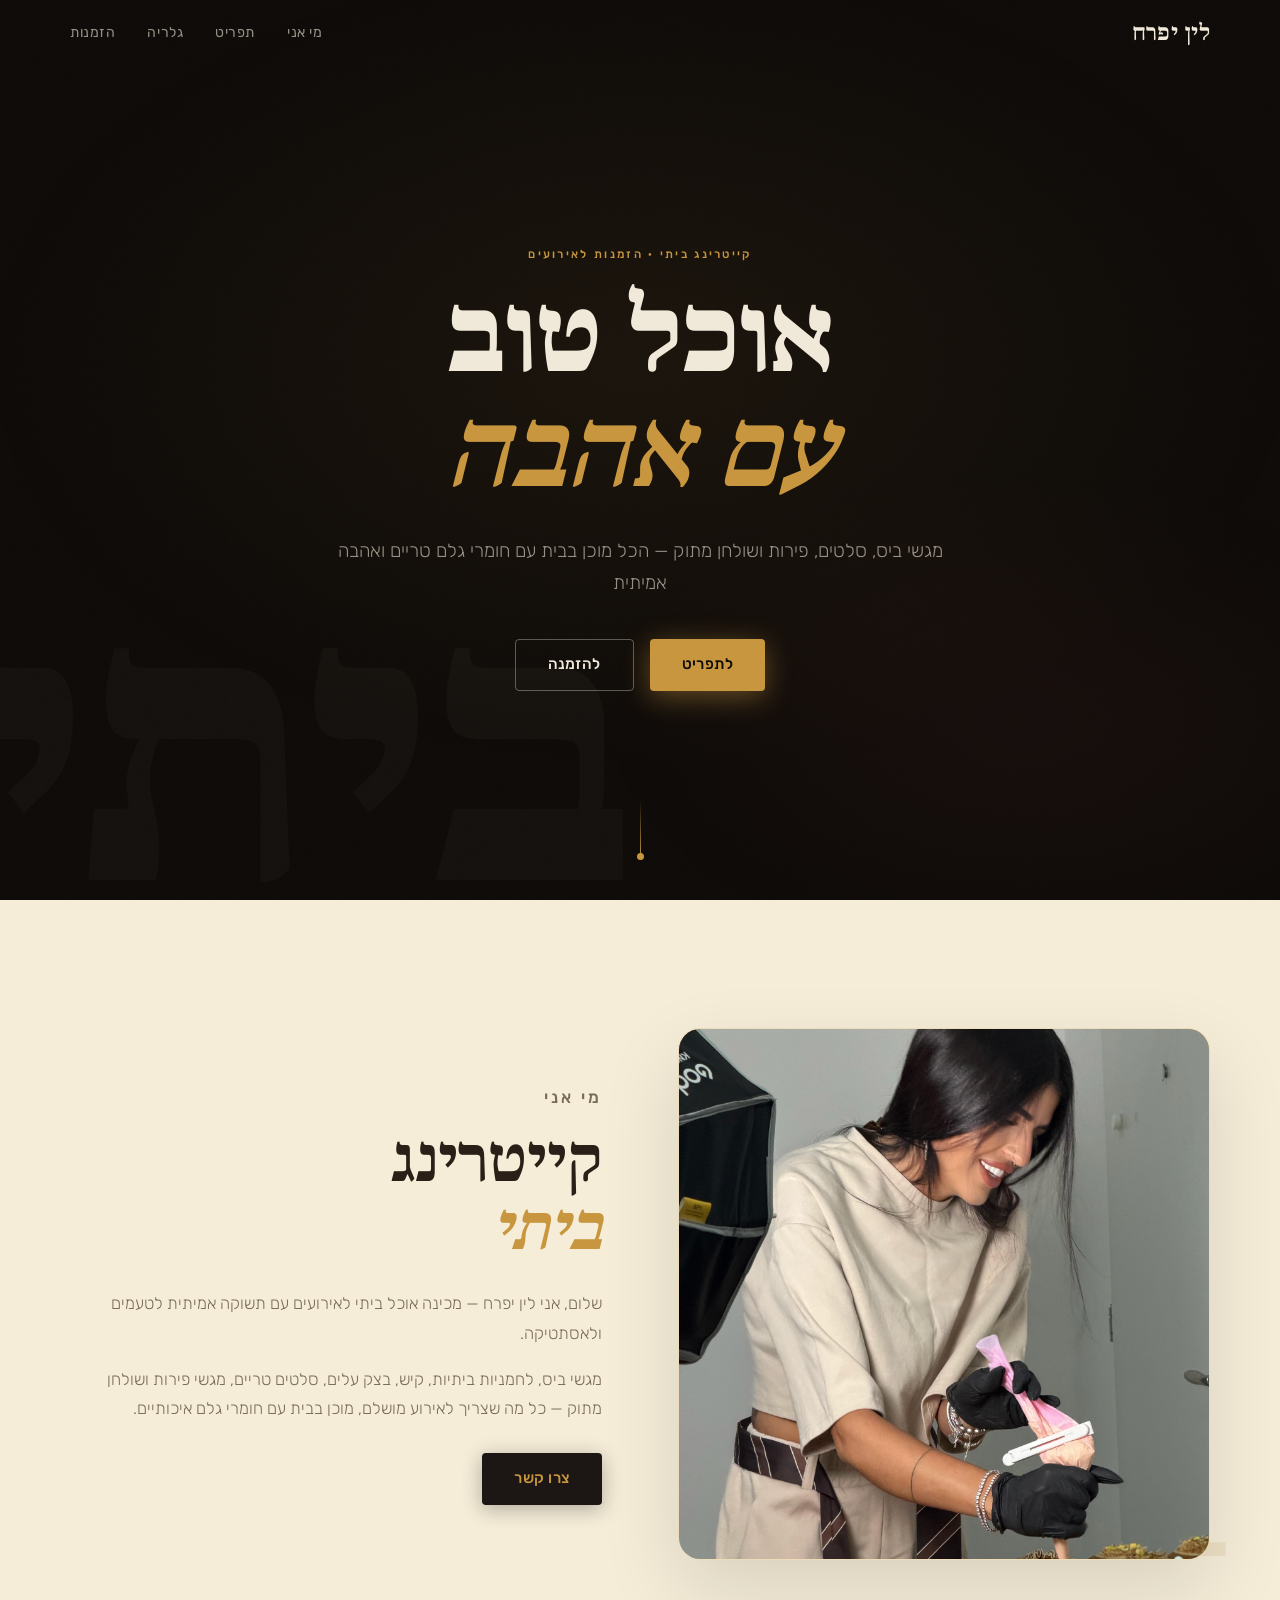
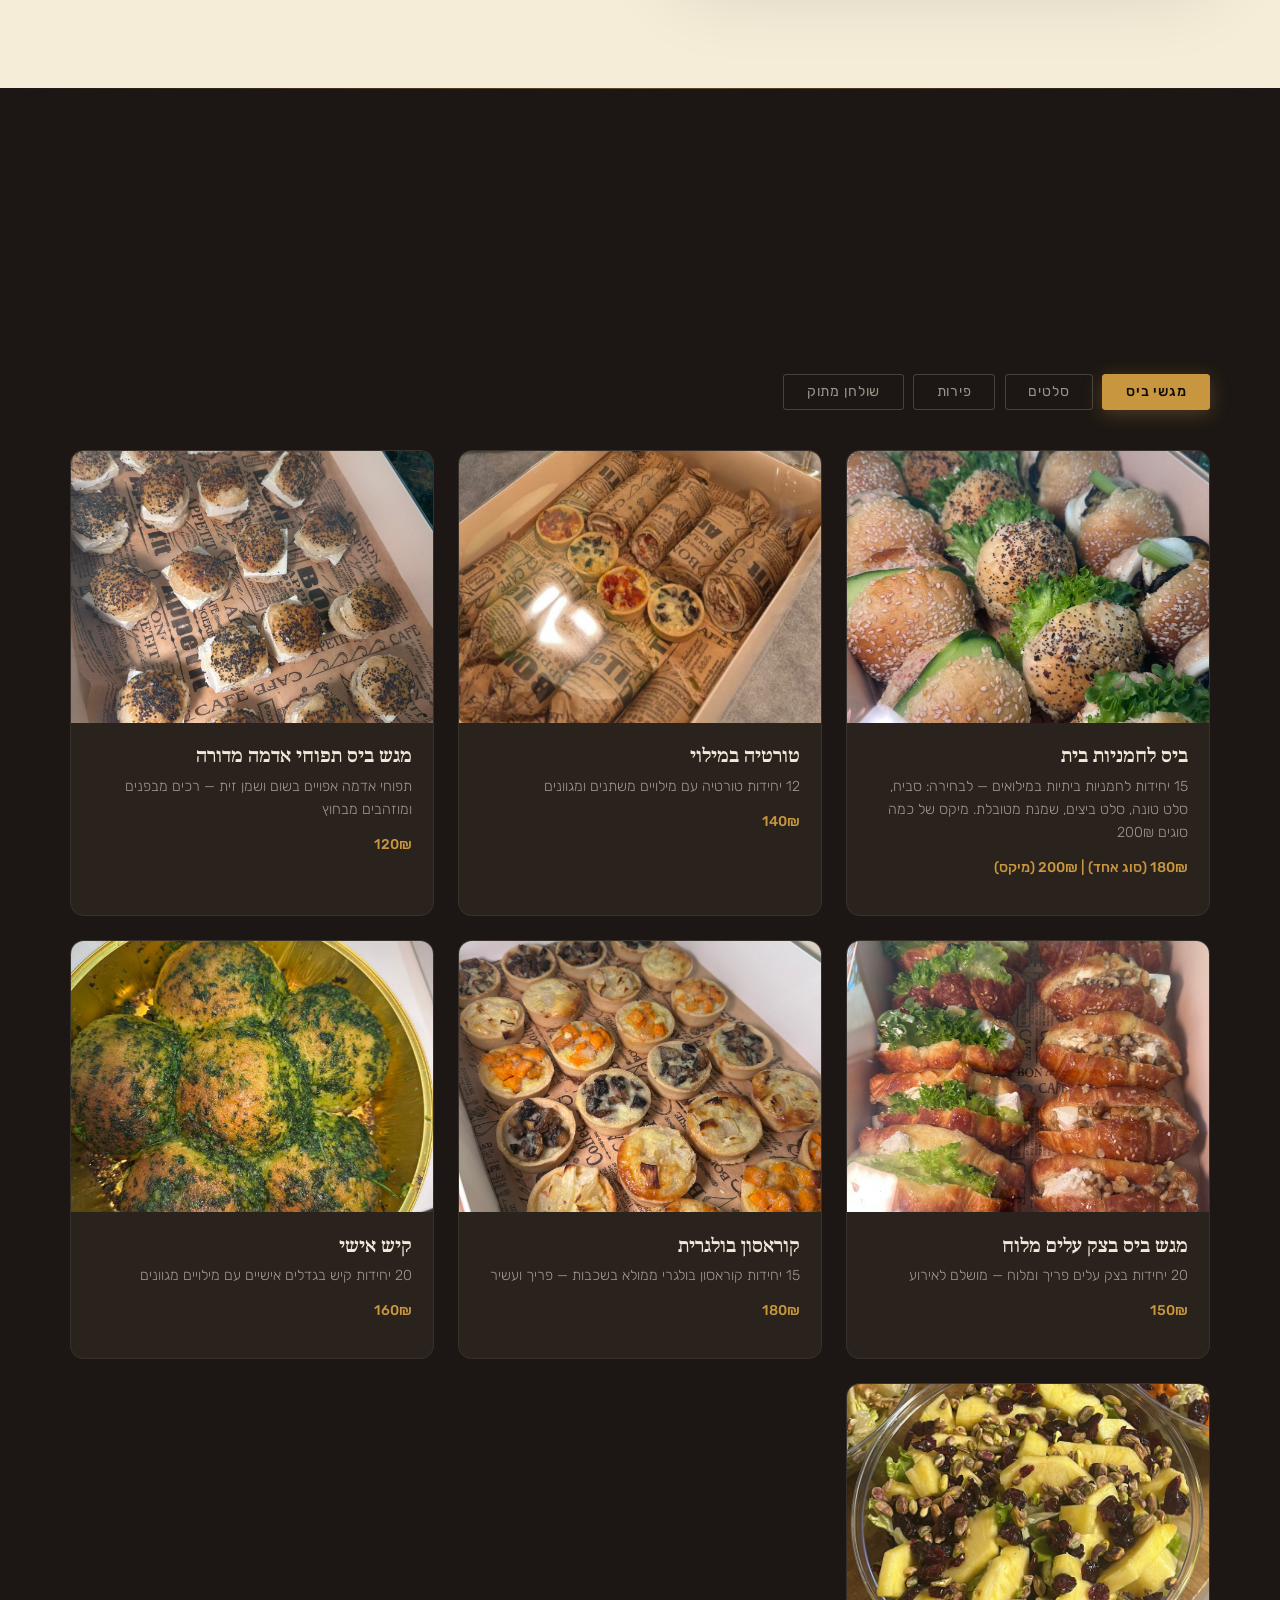
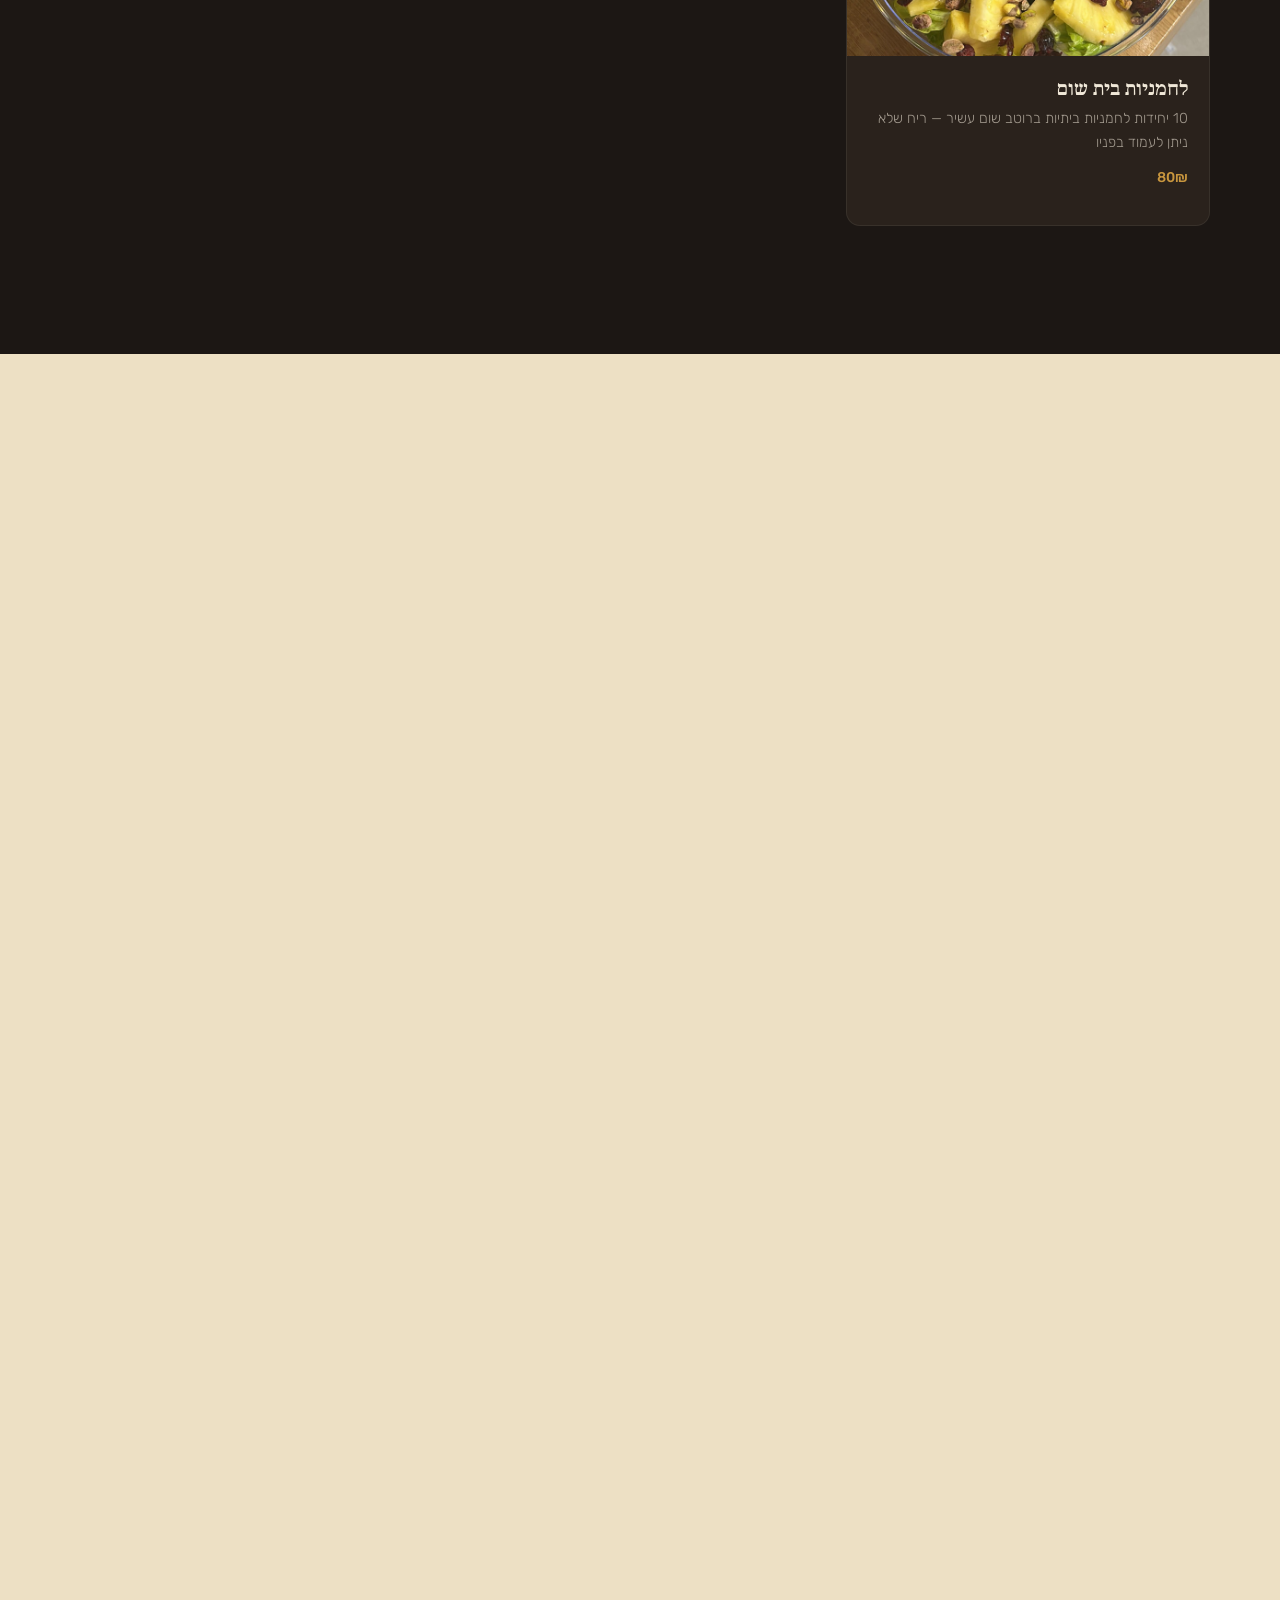
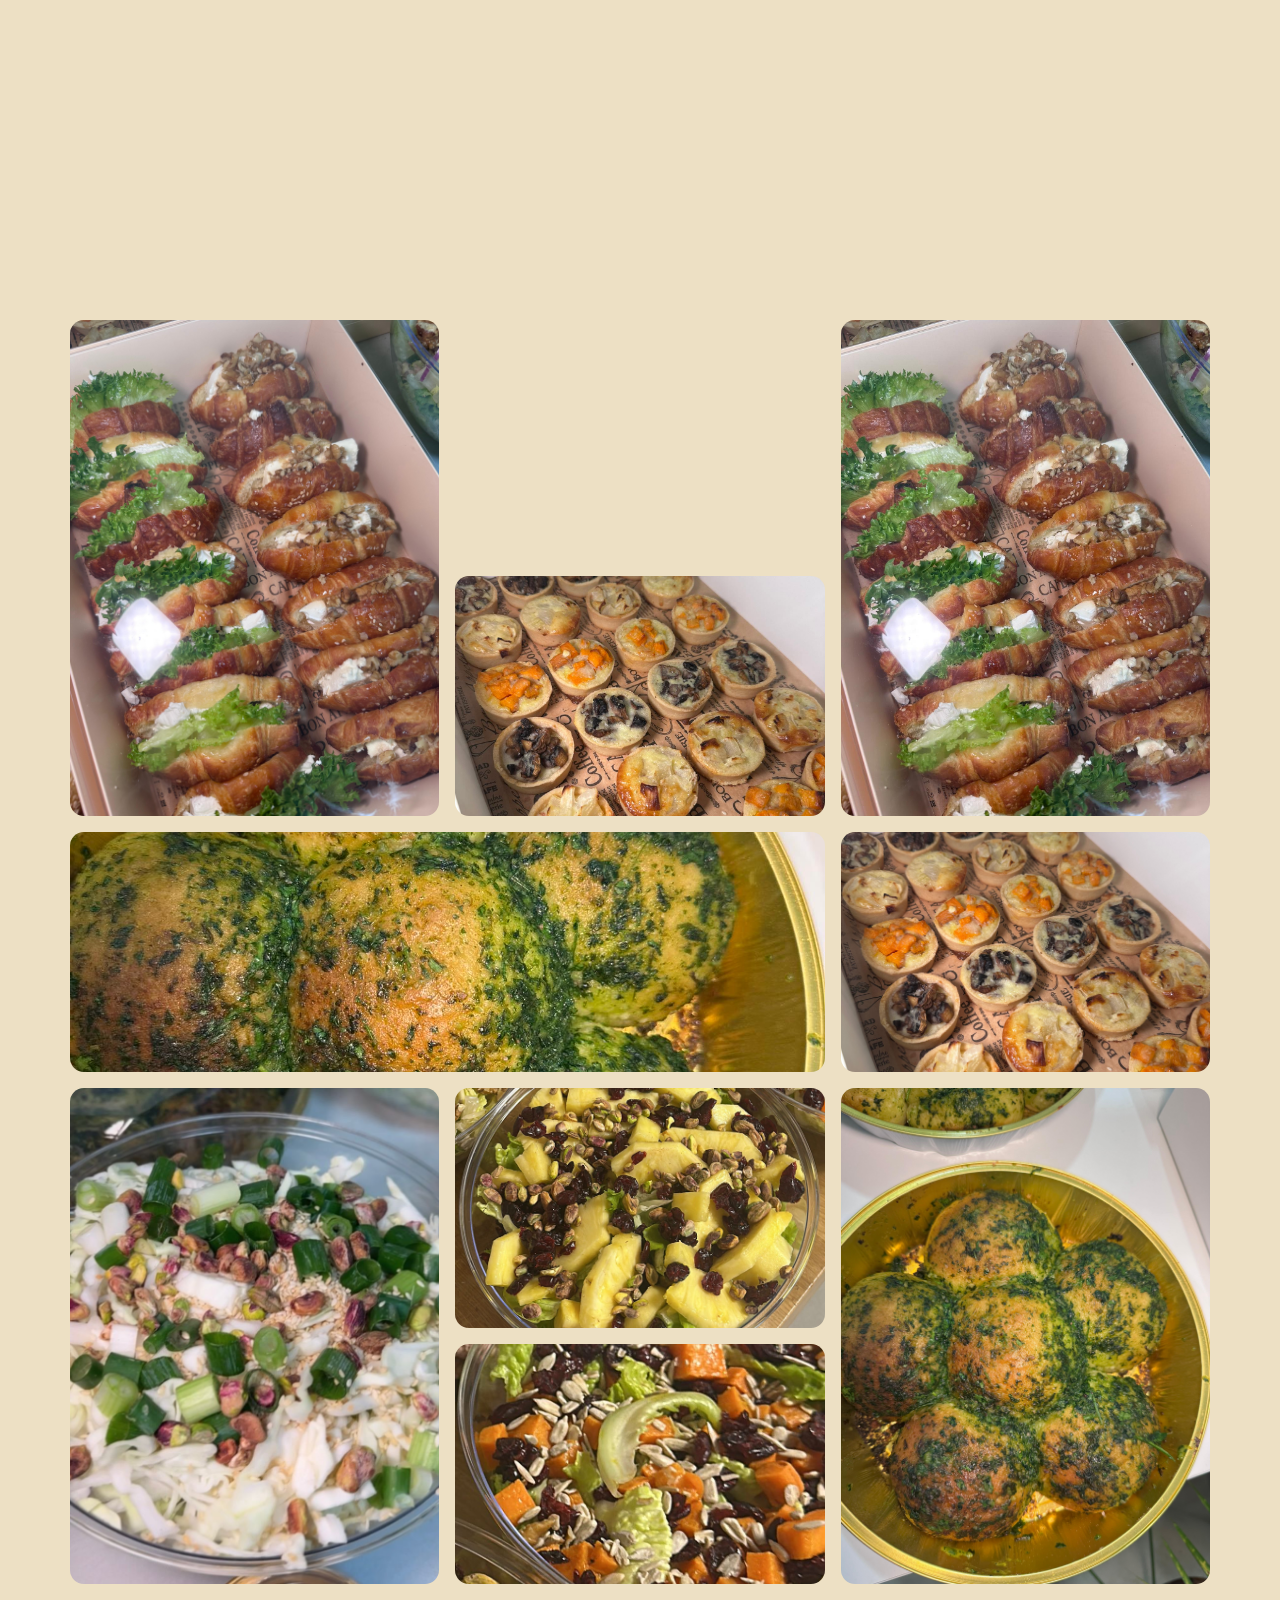
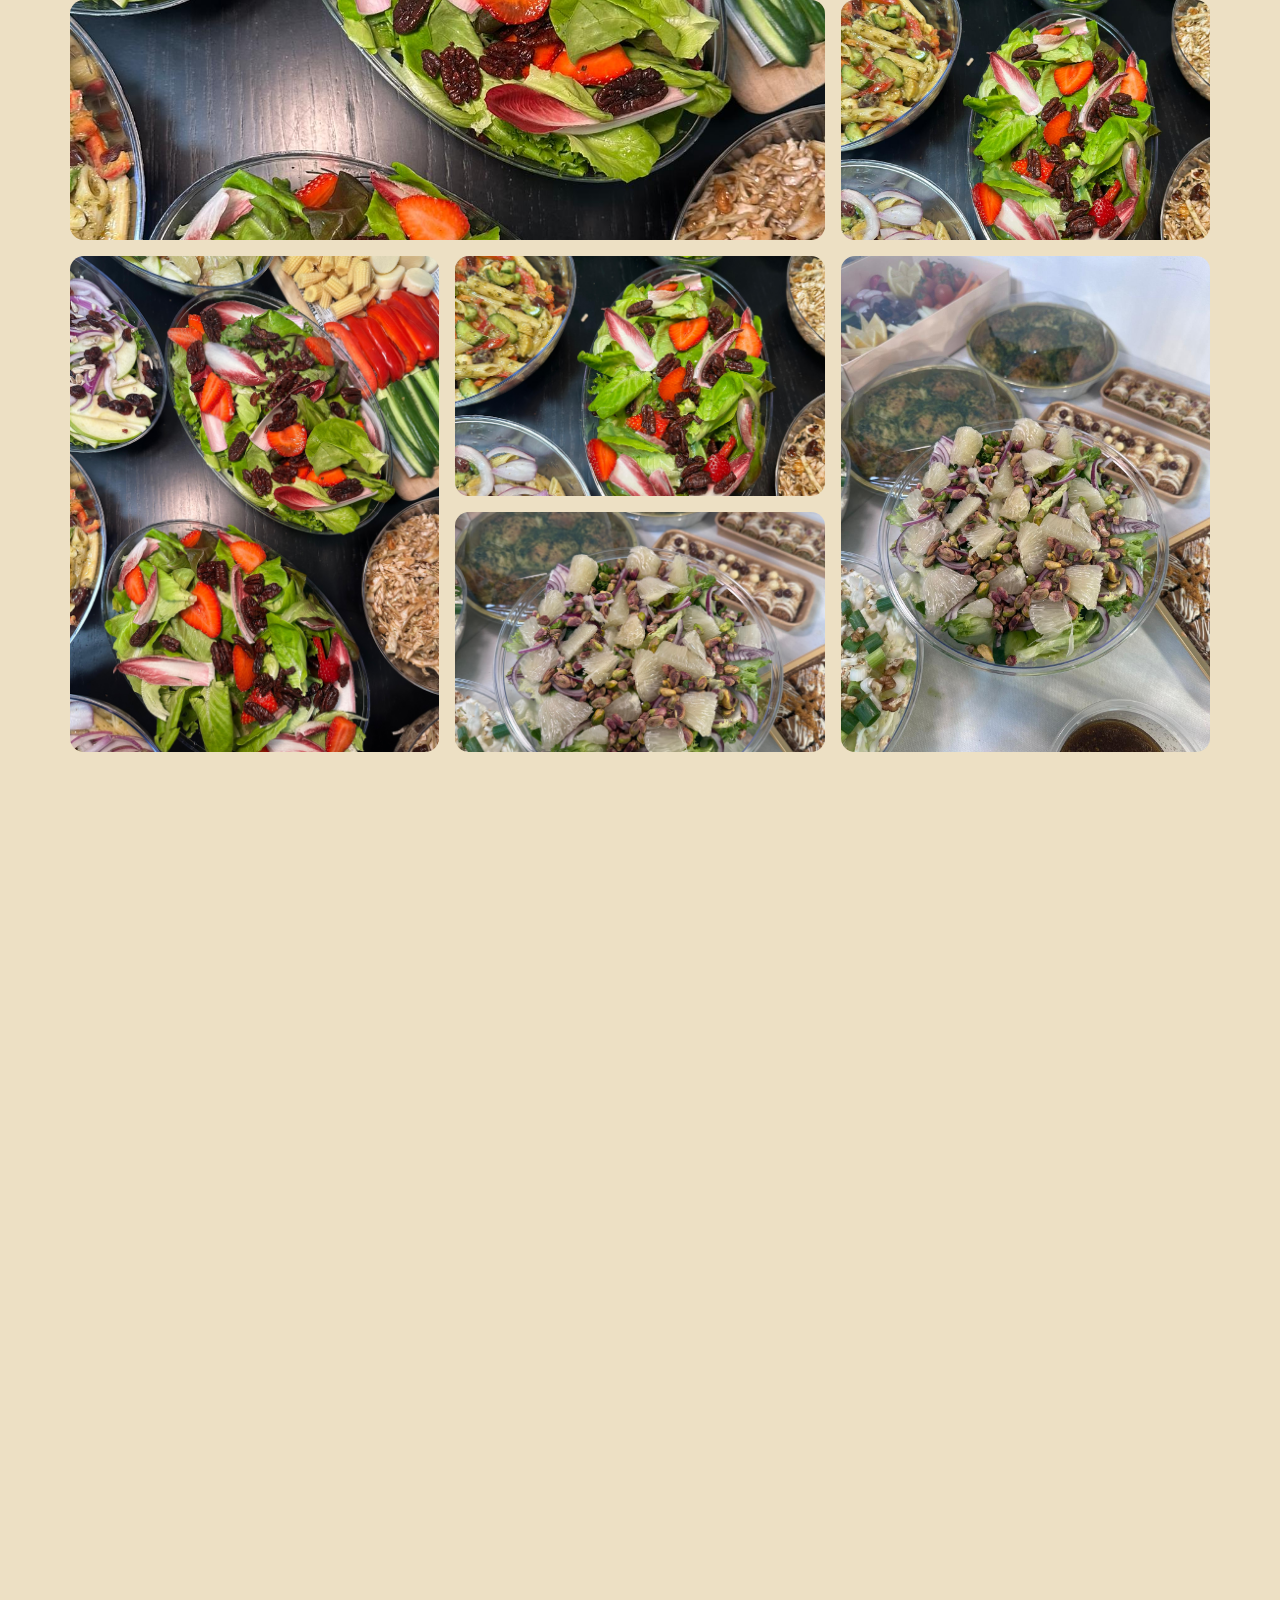
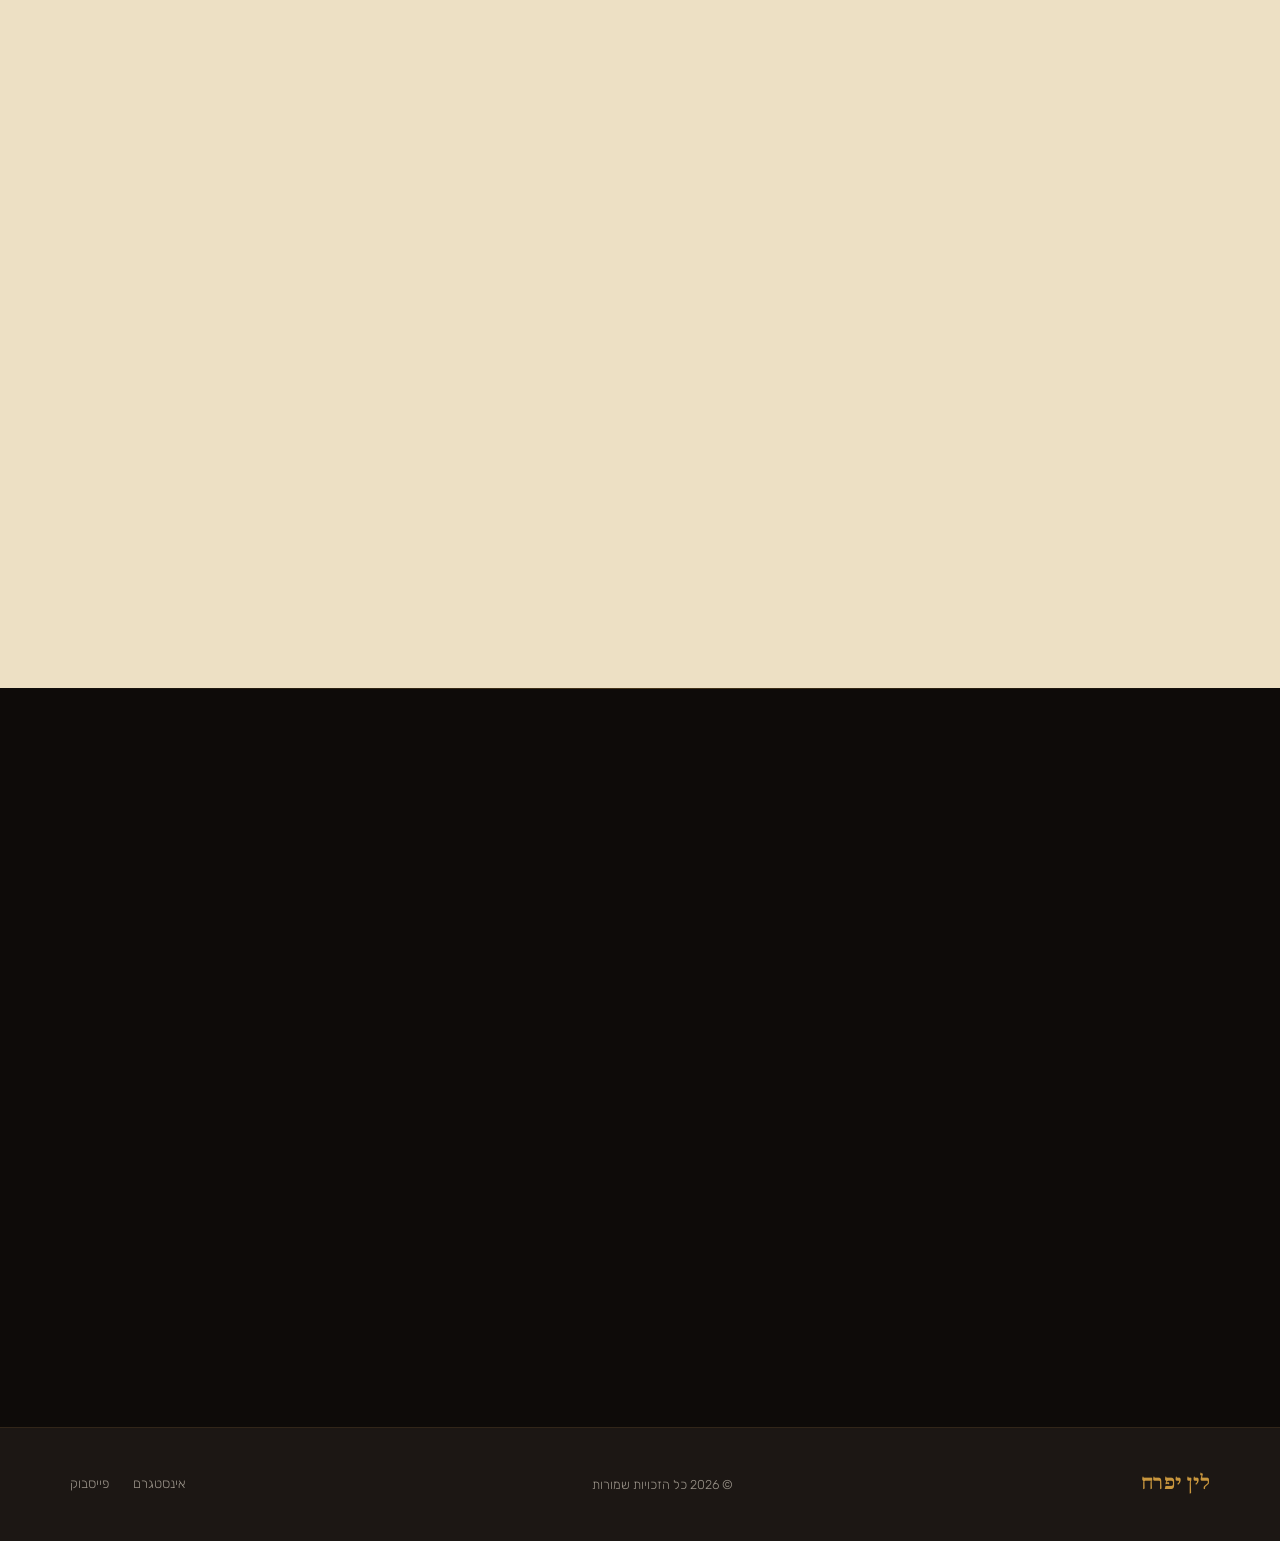
<file: index.html>
<!DOCTYPE html>
<html dir="rtl" lang="he">
  <head>
    <meta charset="UTF-8" />
    <meta name="viewport" content="width=device-width, initial-scale=1.0" />

    <!-- ═══ Primary SEO ═══ -->
    <title>לין יפרח — קייטרינג ביתי לאירועים</title>
    <meta name="description" content="לין יפרח — מגשי ביס, סלטים, מגשי פירות ושולחן מתוק. קייטרינג ביתי טרי ומוכן בהזמנה אישית לאירועים." />
    <meta name="keywords" content="קייטרינג ביתי, מגשי ביס, לחמניות בית, קיש, בצק עלים, מגש פירות, שולחן מתוק, הזמנות אירועים, לין יפרח" />
    <meta name="author" content="לין יפרח" />
    <meta name="robots" content="index, follow" />
    <link rel="canonical" href="https://meifif.github.io/lin-sweets/" />

    <!-- ═══ Open Graph (Facebook / WhatsApp / LinkedIn) ═══ -->
    <meta property="og:type" content="website" />
    <meta property="og:locale" content="he_IL" />
    <meta property="og:site_name" content="לין יפרח" />
    <meta property="og:url" content="https://meifif.github.io/lin-sweets/" />
    <meta property="og:title" content="לין יפרח — קייטרינג ביתי לאירועים" />
    <meta property="og:description" content="מגשי ביס, סלטים, פירות ושולחן מתוק — הכל מוכן בבית עם חומרי גלם טריים ואהבה אמיתית." />
    <meta property="og:image" content="https://meifif.github.io/lin-sweets/images/menu/rolls.jpg" />
    <meta property="og:image:width" content="1200" />
    <meta property="og:image:height" content="630" />
    <meta property="og:image:alt" content="ביס לחמניות בית — לין יפרח קייטרינג" />

    <!-- ═══ Twitter / X Card ═══ -->
    <meta name="twitter:card" content="summary_large_image" />
    <meta name="twitter:title" content="לין יפרח — קייטרינג ביתי לאירועים" />
    <meta name="twitter:description" content="מגשי ביס, סלטים, פירות ושולחן מתוק — הכל מוכן בבית עם חומרי גלם טריים." />
    <meta name="twitter:image" content="https://meifif.github.io/lin-sweets/images/menu/rolls.jpg" />

    <!-- ═══ Structured Data (LocalBusiness) ═══ -->
    <script type="application/ld+json">
    {
      "@context": "https://schema.org",
      "@type": "FoodEstablishment",
      "name": "לין יפרח — קייטרינג ביתי",
      "description": "מגשי ביס, סלטים, מגשי פירות ושולחן מתוק — קייטרינג ביתי לאירועים בהזמנה אישית.",
      "url": "https://meifif.github.io/lin-sweets/",
      "telephone": "+972-53-3396909",
      "email": "ifrach.lin@gmail.com",
      "image": "https://meifif.github.io/lin-sweets/images/menu/rolls.jpg",
      "servesCuisine": "Israeli",
      "priceRange": "₪₪",
      "sameAs": [
        "https://www.instagram.com/lin__ifrach"
      ]
    }
    </script>

    <!-- ═══ Favicon ═══ -->
    <link rel="icon" type="image/svg+xml" href="images/favicon.svg" />
    <link rel="apple-touch-icon" href="images/favicon.svg" />

    <!-- ═══ Fonts ═══ -->
    <link rel="preconnect" href="https://fonts.googleapis.com" />
    <link rel="preconnect" href="https://fonts.gstatic.com" crossorigin />
    <link
      href="https://fonts.googleapis.com/css2?family=Noto+Serif+Hebrew:wght@300;700;900&family=Rubik:wght@300;400;500&display=swap"
      rel="stylesheet"
    />
    <link rel="stylesheet" href="css/style.css" />
  </head>
  <body>

    <!-- ═══════════════ HEADER ═══════════════ -->
    <header class="header" id="header">
      <div class="container header__inner">
        <a href="#hero" class="header__brand" data-scroll>לין יפרח</a>
        <nav class="header__nav" aria-label="ניווט ראשי">
          <a href="#about" data-scroll>מי אני</a>
          <a href="#menu" data-scroll>תפריט</a>
          <a href="#gallery" data-scroll>גלריה</a>
          <a href="#contact" data-scroll>הזמנות</a>
        </nav>
        <button class="header__burger" id="burger" aria-label="פתח תפריט" aria-expanded="false" aria-controls="drawer">
          <span></span><span></span>
        </button>
      </div>
      <nav class="header__drawer" id="drawer" aria-hidden="true" aria-label="תפריט נייד">
        <a href="#about" data-scroll>מי אני</a>
        <a href="#menu" data-scroll>תפריט</a>
        <a href="#gallery" data-scroll>גלריה</a>
        <a href="#contact" data-scroll>הזמנות</a>
      </nav>
    </header>

    <main>

      <!-- ═══════════════ HERO ═══════════════ -->
      <section class="hero" id="hero">
        <div class="hero__watermark" aria-hidden="true">ביתי</div>
        <div class="hero__content">
          <p class="eyebrow hero__eyebrow" style="--delay: 0">קייטרינג ביתי · הזמנות לאירועים</p>
          <h1 class="hero__title" style="--delay: 1">
            <span class="hero__title-line">אוכל טוב</span>
            <em class="hero__title-line hero__title-em">עם אהבה</em>
          </h1>
          <p class="hero__lead" style="--delay: 2">
            מגשי ביס, סלטים, פירות ושולחן מתוק —
            הכל מוכן בבית עם חומרי גלם טריים ואהבה אמיתית
          </p>
          <div class="hero__actions" style="--delay: 3">
            <a href="#menu" class="btn btn--gold" data-scroll>לתפריט</a>
            <a href="#contact" class="btn btn--outline" data-scroll>להזמנה</a>
          </div>
        </div>
        <div class="hero__scroll-cue" aria-hidden="true"></div>
      </section>

      <!-- ═══════════════ ABOUT ═══════════════ -->
      <section class="about" id="about">
        <div class="container about__inner">
          <div class="about__visual" data-reveal>
            <div class="about__frame">
              <img
                src="images/lin.jpeg"
                alt="לין יפרח"
                loading="lazy"
                width="420"
                height="420"
              />
            </div>
            <span class="deco-num" aria-hidden="true">01</span>
          </div>
          <div class="about__body" data-reveal>
            <p class="eyebrow eyebrow--dark">מי אני</p>
            <h2 class="about__heading">
              קייטרינג<br>
              <em>ביתי</em>
            </h2>
            <p>שלום, אני לין יפרח — מכינה אוכל ביתי לאירועים עם תשוקה אמיתית לטעמים ולאסתטיקה.</p>
            <p>מגשי ביס, לחמניות ביתיות, קיש, בצק עלים, סלטים טריים, מגשי פירות ושולחן מתוק — כל מה שצריך לאירוע מושלם, מוכן בבית עם חומרי גלם איכותיים.</p>
            <a href="#contact" class="btn btn--dark" data-scroll>צרו קשר</a>
          </div>
        </div>
      </section>

      <!-- ═══════════════ MENU ═══════════════ -->
      <section class="menu-section" id="menu">
        <div class="container">
          <header class="section-head" data-reveal>
            <p class="eyebrow eyebrow--gold">מה אנחנו מכינים</p>
            <h2 class="h2--light">התפריט</h2>
            <span class="deco-num deco-num--light" aria-hidden="true">02</span>
          </header>
          <div class="menu-tabs" id="menu-tabs" role="tablist" aria-label="קטגוריות תפריט"></div>
          <div class="menu-grid" id="menu-grid" aria-live="polite"></div>
        </div>
      </section>

      <!-- ═══════════════ GALLERY ═══════════════ -->
      <section class="gallery-section" id="gallery">
        <div class="container">
          <header class="section-head" data-reveal>
            <p class="eyebrow eyebrow--dark">עבודות נבחרות</p>
            <h2>גלריה</h2>
            <span class="deco-num deco-num--dark" aria-hidden="true">03</span>
          </header>
          <div class="gallery-mosaic"></div>
        </div>
      </section>

      <!-- ═══════════════ CONTACT ═══════════════ -->
      <section class="contact-section" id="contact">
        <div class="container contact-inner">
          <div class="contact-info" data-reveal>
            <p class="eyebrow eyebrow--gold">בואו נדבר</p>
            <h2 class="h2--light">הזמנות<br>ויצירת קשר</h2>
            <span class="deco-num deco-num--light" aria-hidden="true">04</span>
            <ul class="contact-list">
              <li>
                <a href="tel:+972533396909">
                  <span class="contact-list__icon">☎</span>
                  053-3396909
                </a>
              </li>
              <li>
                <a href="https://wa.me/972533396909" target="_blank" rel="noopener noreferrer">
                  <span class="contact-list__icon">💬</span>
                  וואטסאפ
                </a>
              </li>
              <li>
                <a href="https://www.instagram.com/lin__ifrach" target="_blank" rel="noopener noreferrer">
                  <span class="contact-list__icon">◈</span>
                  @lin__ifrach
                </a>
              </li>
              <li>
                <a href="mailto:ifrach.lin@gmail.com">
                  <span class="contact-list__icon">✉</span>
                  ifrach.lin@gmail.com
                </a>
              </li>
            </ul>
          </div>
        </div>
      </section>

    </main>

    <!-- ═══════════════ FOOTER ═══════════════ -->
    <footer class="footer">
      <div class="container footer__inner">
        <span class="footer__brand">לין יפרח</span>
        <p class="footer__copy">© <span id="footer-year"></span> כל הזכויות שמורות</p>
        <nav class="footer__links" aria-label="רשתות חברתיות">
          <a href="https://www.instagram.com/lin__ifrach" target="_blank" rel="noopener noreferrer">אינסטגרם</a>
          <a href="#" target="_blank" rel="noopener noreferrer">פייסבוק</a>
        </nav>
      </div>
    </footer>

    <script src="js/app.js"></script>
  </body>
</html>
</file>
<file: css/style.css>
/* ══════════════════════════════════════════════════════════════
   LIN SWEETS  ·  Bold Modern  ·  RTL Hebrew
   Aesthetic: Warm Dark Editorial — luxury bakery
   ══════════════════════════════════════════════════════════════ */

/* ── Tokens ────────────────────────────────────────────────── */
:root {
  /* Palette */
  --ink:         #0E0B09;
  --ink-2:       #1C1714;
  --ink-3:       #2A221C;
  --cream:       #F5EDD8;
  --cream-2:     #EDE0C4;
  --cream-3:     #E2D0AE;
  --gold:        #C8963E;
  --gold-2:      #E0B040;
  --gold-dim:    rgba(200,150,62,0.18);
  --rose:        #8B3A38;
  --white:       #FDFAF4;

  /* Text */
  --text:        #2A2018;
  --text-muted:  #7A6A58;
  --text-light:  #F0E8D8;
  --text-light-2: rgba(240,232,216,0.6);

  /* Type */
  --serif:  'Noto Serif Hebrew', 'Frank Ruhl Libre', serif;
  --sans:   'Rubik', 'Heebo', sans-serif;

  /* Layout */
  --header-h:  68px;
  --radius:    14px;
  --radius-lg: 22px;

  /* Motion */
  --ease:    cubic-bezier(0.22, 1, 0.36, 1);
  --ease-in: cubic-bezier(0.4, 0, 1, 1);
}

/* ── Reset ──────────────────────────────────────────────────── */
*, *::before, *::after { box-sizing: border-box; margin: 0; padding: 0; }

html { scroll-behavior: smooth; }

body {
  direction: rtl;
  text-align: right;
  font-family: var(--sans);
  font-weight: 300;
  font-size: 1rem;
  line-height: 1.7;
  color: var(--text);
  background: var(--cream);
  overflow-x: hidden;
}

@media (prefers-reduced-motion: reduce) {
  *, *::before, *::after {
    animation-duration: 0.01ms !important;
    transition-duration: 0.01ms !important;
    scroll-behavior: auto !important;
  }
}

img { display: block; max-width: 100%; height: auto; }

a { color: inherit; text-decoration: none; }

a:focus-visible,
button:focus-visible,
input:focus-visible,
textarea:focus-visible,
select:focus-visible {
  outline: 2px solid var(--gold);
  outline-offset: 3px;
}

/* ── Layout ─────────────────────────────────────────────────── */
.container {
  width: min(1140px, 92vw);
  margin-inline: auto;
}

/* ── Typography helpers ─────────────────────────────────────── */
.eyebrow {
  font-family: var(--sans);
  font-size: 0.72rem;
  font-weight: 500;
  letter-spacing: 0.18em;
  text-transform: uppercase;
  color: var(--text-light-2);
  display: block;
  margin-bottom: 0.9rem;
}
.eyebrow--dark  { color: var(--text-muted); }
.eyebrow--gold  { color: var(--gold); }

h2 {
  font-family: var(--serif);
  font-size: clamp(2.4rem, 5vw, 3.8rem);
  font-weight: 700;
  line-height: 1.12;
  color: var(--text);
}
.h2--light { color: var(--text-light); }

em { font-style: italic; color: var(--gold); }

/* ── Decorative section numbers ─────────────────────────────── */
.deco-num {
  position: absolute;
  font-family: var(--serif);
  font-size: clamp(7rem, 18vw, 14rem);
  font-weight: 900;
  line-height: 1;
  pointer-events: none;
  user-select: none;
  color: var(--cream-3);
  opacity: 0.45;
  z-index: 0;
}
.deco-num--light { color: var(--text-light); opacity: 0.06; }
.deco-num--dark  { color: var(--text); opacity: 0.06; }

/* ── Section header ─────────────────────────────────────────── */
.section-head {
  position: relative;
  margin-bottom: 3rem;
  padding-bottom: 0.5rem;
}
.section-head .deco-num {
  inset-inline-start: -1rem;
  bottom: -2rem;
}

/* ── Buttons ─────────────────────────────────────────────────── */
.btn {
  display: inline-flex;
  align-items: center;
  justify-content: center;
  min-height: 52px;
  padding: 0 2rem;
  font-family: var(--sans);
  font-size: 0.95rem;
  font-weight: 500;
  border: none;
  border-radius: 4px;
  cursor: pointer;
  letter-spacing: 0.03em;
  transition: transform 0.25s var(--ease), box-shadow 0.25s var(--ease), background 0.2s;
  text-decoration: none;
}
.btn:hover { transform: translateY(-2px); }

.btn--gold {
  background: var(--gold);
  color: var(--ink);
  box-shadow: 0 6px 28px rgba(200,150,62,0.45);
}
.btn--gold:hover {
  background: var(--gold-2);
  box-shadow: 0 10px 36px rgba(200,150,62,0.55);
}

.btn--outline {
  background: transparent;
  color: var(--text-light);
  border: 1.5px solid rgba(240,232,216,0.35);
}
.btn--outline:hover {
  border-color: rgba(240,232,216,0.7);
  background: rgba(240,232,216,0.07);
}

.btn--dark {
  background: var(--ink-2);
  color: var(--gold);
  box-shadow: 0 4px 20px rgba(14,11,9,0.3);
}
.btn--dark:hover {
  background: var(--ink-3);
  box-shadow: 0 8px 28px rgba(14,11,9,0.4);
}

/* ── Scroll-reveal ───────────────────────────────────────────── */
[data-reveal] {
  opacity: 0;
  transform: translateY(24px);
  transition: opacity 0.7s var(--ease), transform 0.7s var(--ease);
}
[data-reveal].is-visible {
  opacity: 1;
  transform: translateY(0);
}

/* ══════════════════════════════════════════════════════════════
   HEADER
   ══════════════════════════════════════════════════════════════ */
.header {
  position: fixed;
  inset: 0 0 auto 0;
  z-index: 200;
  height: var(--header-h);
  display: flex;
  flex-direction: column;
  transition: background 0.4s var(--ease), box-shadow 0.4s var(--ease);
}
.header.is-solid {
  background: rgba(14,11,9,0.94);
  backdrop-filter: blur(16px);
  -webkit-backdrop-filter: blur(16px);
  box-shadow: 0 1px 0 rgba(200,150,62,0.12);
}

.header__inner {
  display: flex;
  align-items: center;
  justify-content: space-between;
  height: var(--header-h);
  gap: 1.5rem;
}

.header__brand {
  font-family: var(--serif);
  font-size: 1.35rem;
  font-weight: 700;
  color: var(--text-light);
  letter-spacing: 0.02em;
  transition: color 0.2s;
}
.header__brand:hover { color: var(--gold); }

.header__nav {
  display: flex;
  gap: 2rem;
}
.header__nav a {
  font-size: 0.88rem;
  font-weight: 400;
  color: var(--text-light-2);
  letter-spacing: 0.04em;
  position: relative;
  padding-bottom: 3px;
  transition: color 0.2s;
}
.header__nav a::after {
  content: '';
  position: absolute;
  inset-inline: 0;
  bottom: 0;
  height: 1px;
  background: var(--gold);
  transform: scaleX(0);
  transform-origin: right;
  transition: transform 0.3s var(--ease);
}
.header__nav a:hover { color: var(--text-light); }
.header__nav a:hover::after { transform: scaleX(1); }

.header__burger {
  display: none;
  flex-direction: column;
  gap: 7px;
  width: 40px;
  height: 40px;
  background: none;
  border: none;
  cursor: pointer;
  align-items: center;
  justify-content: center;
  padding: 0;
}
.header__burger span {
  display: block;
  width: 24px;
  height: 1.5px;
  background: var(--text-light);
  border-radius: 1px;
  transition: transform 0.25s var(--ease), opacity 0.2s;
}
.header.is-open .header__burger span:nth-child(1) { transform: translateY(8.5px) rotate(45deg); }
.header.is-open .header__burger span:nth-child(2) { transform: translateY(-8.5px) rotate(-45deg); }

.header__drawer {
  display: none;
  flex-direction: column;
  gap: 0;
  background: rgba(14,11,9,0.97);
  backdrop-filter: blur(20px);
  -webkit-backdrop-filter: blur(20px);
  padding: 1rem 0 2rem;
  border-top: 1px solid rgba(200,150,62,0.1);
}
.header__drawer a {
  padding: 0.9rem 1.5rem;
  font-size: 1.1rem;
  font-weight: 400;
  color: var(--text-light-2);
  border-bottom: 1px solid rgba(240,232,216,0.06);
  transition: color 0.2s, background 0.2s;
}
.header__drawer a:hover { color: var(--gold); background: rgba(200,150,62,0.05); }

.header.is-open .header__drawer { display: flex; }

@media (max-width: 720px) {
  .header__nav   { display: none; }
  .header__burger { display: flex; }
}

/* ══════════════════════════════════════════════════════════════
   HERO
   ══════════════════════════════════════════════════════════════ */
.hero {
  position: relative;
  min-height: 100vh;
  min-height: 100dvh;
  display: flex;
  align-items: center;
  justify-content: center;
  background: var(--ink);
  overflow: hidden;
  padding: calc(var(--header-h) + 3rem) 1.5rem 5rem;
}

/* Grain texture */
.hero::before {
  content: '';
  position: absolute;
  inset: 0;
  background-image: url("data:image/svg+xml,%3Csvg viewBox='0 0 256 256' xmlns='http://www.w3.org/2000/svg'%3E%3Cfilter id='n'%3E%3CfeTurbulence type='fractalNoise' baseFrequency='0.75' numOctaves='4' stitchTiles='stitch'/%3E%3C/filter%3E%3Crect width='100%25' height='100%25' filter='url(%23n)' opacity='0.04'/%3E%3C/svg%3E");
  opacity: 0.7;
  pointer-events: none;
  mix-blend-mode: overlay;
  z-index: 1;
}

/* Radial warmth vignette */
.hero::after {
  content: '';
  position: absolute;
  inset: 0;
  background:
    radial-gradient(ellipse 80% 70% at 50% 40%, rgba(200,150,62,0.07), transparent 65%),
    radial-gradient(ellipse 60% 50% at 80% 80%, rgba(139,58,56,0.08), transparent 55%);
  pointer-events: none;
  z-index: 1;
}

/* Giant Hebrew watermark */
.hero__watermark {
  position: absolute;
  inset-inline-end: -3vw;
  bottom: -4vw;
  font-family: var(--serif);
  font-size: clamp(12rem, 28vw, 26rem);
  font-weight: 900;
  line-height: 1;
  color: var(--cream);
  opacity: 0.028;
  pointer-events: none;
  user-select: none;
  white-space: nowrap;
  z-index: 1;
  animation: wm-drift 20s ease-in-out infinite alternate;
}
@keyframes wm-drift {
  from { transform: translateY(0); }
  to   { transform: translateY(-2%); }
}

.hero__content {
  position: relative;
  z-index: 2;
  text-align: center;
  max-width: 38rem;
}

/* Staggered hero animations */
.hero__content > * {
  opacity: 0;
  transform: translateY(22px);
  animation: hero-up 0.8s var(--ease) forwards;
  animation-delay: calc(var(--delay) * 0.15s + 0.1s);
}
@keyframes hero-up {
  to { opacity: 1; transform: translateY(0); }
}

.hero__eyebrow {
  color: var(--gold);
  margin-bottom: 1.25rem;
  letter-spacing: 0.2em;
}

.hero__title {
  font-family: var(--serif);
  font-size: clamp(3rem, 8vw, 6.5rem);
  font-weight: 900;
  line-height: 1.08;
  color: var(--text-light);
  margin-bottom: 1.5rem;
  display: flex;
  flex-direction: column;
  gap: 0.05em;
}
.hero__title-em {
  color: var(--gold);
  font-style: italic;
  font-weight: 700;
}

.hero__lead {
  font-size: clamp(1rem, 2vw, 1.18rem);
  color: var(--text-light-2);
  line-height: 1.7;
  margin-bottom: 2.5rem;
  font-weight: 300;
}

.hero__actions {
  display: flex;
  flex-wrap: wrap;
  gap: 1rem;
  justify-content: center;
}

/* Scroll cue — animated dot */
.hero__scroll-cue {
  position: absolute;
  bottom: 2.5rem;
  left: 50%;
  transform: translateX(-50%);
  width: 1px;
  height: 60px;
  background: linear-gradient(to bottom, transparent, var(--gold));
  z-index: 2;
  opacity: 0;
  animation: hero-up 0.8s var(--ease) 0.7s forwards;
}
.hero__scroll-cue::after {
  content: '';
  position: absolute;
  bottom: 0;
  left: -3px;
  width: 7px;
  height: 7px;
  border-radius: 50%;
  background: var(--gold);
  animation: scroll-bob 2s ease-in-out infinite;
}
@keyframes scroll-bob {
  0%, 100% { transform: translateY(0); opacity: 1; }
  50%       { transform: translateY(8px); opacity: 0.4; }
}

/* ══════════════════════════════════════════════════════════════
   ABOUT
   ══════════════════════════════════════════════════════════════ */
.about {
  background: var(--cream);
  padding: clamp(5rem, 10vw, 8rem) 0;
}

.about__inner {
  display: grid;
  grid-template-columns: 1fr 1fr;
  gap: clamp(3rem, 6vw, 5rem);
  align-items: center;
}

.about__visual {
  position: relative;
}

.about__frame {
  aspect-ratio: 1;
  border-radius: var(--radius-lg);
  overflow: hidden;
  border: 1px solid rgba(200,150,62,0.2);
  box-shadow:
    0 2px 0 0 var(--gold) inset,
    0 30px 80px rgba(14,11,9,0.12);
}
.about__frame img {
  width: 100%;
  height: 100%;
  object-fit: cover;
  transition: transform 0.6s var(--ease);
}
.about__frame:hover img { transform: scale(1.04); }

.about__visual .deco-num {
  inset-inline-start: -1.5rem;
  bottom: -2.5rem;
  z-index: -1;
}

.about__body { position: relative; }

.about__heading {
  color: var(--text);
  margin-bottom: 1.5rem;
}
.about__heading em { color: var(--gold); }

.about__body p {
  color: var(--text-muted);
  margin-bottom: 1.1rem;
  font-size: 1.04rem;
  line-height: 1.75;
}

.about__body .btn--dark { margin-top: 0.75rem; }

@media (max-width: 768px) {
  .about__inner {
    grid-template-columns: 1fr;
  }
  .about__visual {
    max-width: 340px;
    margin-inline: auto;
  }
}

/* ══════════════════════════════════════════════════════════════
   MENU
   ══════════════════════════════════════════════════════════════ */
.menu-section {
  background: var(--ink-2);
  padding: clamp(5rem, 10vw, 8rem) 0;
  position: relative;
  overflow: hidden;
}

/* Subtle gold top border */
.menu-section::before {
  content: '';
  position: absolute;
  inset: 0 0 auto 0;
  height: 1px;
  background: linear-gradient(90deg, transparent, var(--gold), transparent);
  opacity: 0.4;
}

/* Tabs */
.menu-tabs {
  display: flex;
  flex-wrap: wrap;
  gap: 0.6rem;
  margin-bottom: 2.5rem;
}

.menu-tab {
  padding: 0.55rem 1.4rem;
  border: 1.5px solid rgba(240,232,216,0.2);
  border-radius: 3px;
  background: transparent;
  color: var(--text-light-2);
  font-family: var(--sans);
  font-size: 0.88rem;
  font-weight: 400;
  letter-spacing: 0.06em;
  cursor: pointer;
  transition: border-color 0.2s, color 0.2s, background 0.2s, box-shadow 0.2s;
}
.menu-tab:hover {
  border-color: rgba(200,150,62,0.5);
  color: var(--text-light);
}
.menu-tab.is-active {
  background: var(--gold);
  border-color: var(--gold);
  color: var(--ink);
  font-weight: 500;
  box-shadow: 0 4px 20px rgba(200,150,62,0.3);
}

/* Grid */
.menu-grid {
  display: grid;
  grid-template-columns: repeat(3, 1fr);
  gap: 1.5rem;
}
@media (max-width: 900px) { .menu-grid { grid-template-columns: repeat(2, 1fr); } }
@media (max-width: 560px) { .menu-grid { grid-template-columns: 1fr; } }

/* Card */
.menu-card {
  background: var(--ink-3);
  border-radius: var(--radius);
  border: 1px solid rgba(240,232,216,0.07);
  overflow: hidden;
  transition: transform 0.3s var(--ease), box-shadow 0.3s var(--ease), border-color 0.3s;
}
.menu-card:hover {
  transform: translateY(-6px);
  box-shadow: 0 20px 50px rgba(14,11,9,0.5);
  border-color: rgba(200,150,62,0.25);
}

.menu-card__img {
  aspect-ratio: 4/3;
  overflow: hidden;
}
.menu-card__img img {
  width: 100%;
  height: 100%;
  object-fit: cover;
  transition: transform 0.5s var(--ease);
}
.menu-card:hover .menu-card__img img { transform: scale(1.08); }

/* Placeholder when no image */
.menu-card__img-placeholder {
  width: 100%;
  height: 100%;
  background: var(--placeholder-grad, linear-gradient(135deg, #1C1714 0%, #2A2018 100%));
  display: flex;
  align-items: center;
  justify-content: center;
}
.menu-card__img-placeholder::after {
  content: attr(data-initial);
  font-family: var(--serif);
  font-size: 3rem;
  font-weight: 900;
  color: var(--gold);
  opacity: 0.35;
}

.menu-card__body {
  padding: 1.4rem 1.3rem 1.5rem;
}

.menu-card__name {
  font-family: var(--serif);
  font-size: 1.15rem;
  font-weight: 700;
  color: var(--text-light);
  margin-bottom: 0.4rem;
  line-height: 1.25;
}

.menu-card__desc {
  font-size: 0.9rem;
  color: var(--text-light-2);
  line-height: 1.6;
  margin-bottom: 0.75rem;
}

.menu-card__price {
  font-size: 0.88rem;
  font-weight: 500;
  color: var(--gold);
  margin-bottom: 0.7rem;
}

.menu-card__tags {
  display: flex;
  flex-wrap: wrap;
  gap: 0.35rem;
}
.menu-tag {
  font-size: 0.67rem;
  font-weight: 500;
  letter-spacing: 0.06em;
  padding: 0.2rem 0.6rem;
  border-radius: 2px;
  background: rgba(200,150,62,0.12);
  color: var(--gold);
  border: 1px solid rgba(200,150,62,0.2);
}

/* ══════════════════════════════════════════════════════════════
   GALLERY
   ══════════════════════════════════════════════════════════════ */
.gallery-section {
  background: var(--cream-2);
  padding: clamp(5rem, 10vw, 8rem) 0;
}

/* Mosaic grid */
.gallery-mosaic {
  display: grid;
  grid-template-columns: repeat(3, 1fr);
  grid-auto-rows: 240px;
  gap: 1rem;
}

.gal-item {
  position: relative;
  border-radius: var(--radius);
  overflow: hidden;
  cursor: pointer;
}
.gal-item--tall  { grid-row: span 2; }
.gal-item--wide  { grid-column: span 2; }

.gal-img {
  width: 100%;
  height: 100%;
  transition: transform 0.5s var(--ease);
}
.gal-img img {
  width: 100%;
  height: 100%;
  object-fit: cover;
  display: block;
}
.gal-item:hover .gal-img { transform: scale(1.06); }

/* Placeholder gradients — used when no real photo */
.gal-item:nth-child(1) .gal-img { background: linear-gradient(145deg, #2C1810, #6B3A28); }
.gal-item:nth-child(2) .gal-img { background: linear-gradient(145deg, #1A1210, #4A2822); }
.gal-item:nth-child(3) .gal-img { background: linear-gradient(145deg, #201818, #5C3030); }
.gal-item:nth-child(4) .gal-img { background: linear-gradient(145deg, #1E1610, #5A4020); }
.gal-item:nth-child(5) .gal-img { background: linear-gradient(145deg, #24180E, #6A4028); }
.gal-item:nth-child(6) .gal-img { background: linear-gradient(145deg, #1C1418, #503040); }

figcaption {
  position: absolute;
  inset-inline: 0;
  bottom: 0;
  padding: 1.8rem 1.2rem 1rem;
  background: linear-gradient(to top, rgba(14,11,9,0.75), transparent);
  color: var(--text-light);
  font-size: 0.88rem;
  font-weight: 400;
  letter-spacing: 0.04em;
  opacity: 0;
  transform: translateY(6px);
  transition: opacity 0.3s, transform 0.3s var(--ease);
}
.gal-item:hover figcaption { opacity: 1; transform: translateY(0); }

.gallery-note {
  margin-top: 1.5rem;
  font-size: 0.78rem;
  color: var(--text-muted);
  text-align: center;
  opacity: 0.7;
}
.gallery-note code {
  font-family: monospace;
  background: rgba(14,11,9,0.08);
  padding: 0.1em 0.4em;
  border-radius: 3px;
}

@media (max-width: 720px) {
  .gallery-mosaic {
    grid-template-columns: repeat(2, 1fr);
    grid-auto-rows: 180px;
  }
  .gal-item--wide { grid-column: span 2; }
}
@media (max-width: 480px) {
  .gallery-mosaic {
    grid-template-columns: 1fr;
    grid-auto-rows: 220px;
  }
  .gal-item--tall,
  .gal-item--wide { grid-column: unset; grid-row: unset; }
}

/* ══════════════════════════════════════════════════════════════
   CONTACT
   ══════════════════════════════════════════════════════════════ */
.contact-section {
  background: var(--ink);
  padding: clamp(5rem, 10vw, 8rem) 0;
  position: relative;
}
.contact-section::before {
  content: '';
  position: absolute;
  inset: 0 0 auto 0;
  height: 1px;
  background: linear-gradient(90deg, transparent, var(--gold), transparent);
  opacity: 0.3;
}

.contact-inner {
  display: grid;
  grid-template-columns: 1fr 1fr;
  gap: clamp(3rem, 6vw, 5rem);
  align-items: start;
}

.contact-info { position: relative; }

.contact-info .deco-num {
  inset-inline-start: -1rem;
  bottom: -2rem;
  z-index: 0;
}

.contact-info h2 { margin-bottom: 2rem; }

.contact-list {
  list-style: none;
  display: flex;
  flex-direction: column;
  gap: 0.5rem;
  margin-bottom: 2rem;
  position: relative;
  z-index: 1;
}
.contact-list a {
  display: flex;
  align-items: center;
  gap: 0.75rem;
  padding: 0.85rem 1.1rem;
  background: rgba(240,232,216,0.05);
  border: 1px solid rgba(240,232,216,0.08);
  border-radius: var(--radius);
  color: var(--text-light-2);
  font-size: 0.95rem;
  transition: background 0.2s, border-color 0.2s, color 0.2s;
}
.contact-list a:hover {
  background: var(--gold-dim);
  border-color: rgba(200,150,62,0.3);
  color: var(--gold);
}
.contact-list__icon {
  font-size: 1rem;
  opacity: 0.7;
}

.contact-area {
  font-size: 0.82rem;
  color: var(--text-light-2);
  letter-spacing: 0.06em;
}

/* Form */
.contact-form {
  display: flex;
  flex-direction: column;
  gap: 1rem;
}

.form-field { position: relative; }

.contact-form input,
.contact-form textarea {
  width: 100%;
  padding: 0.95rem 1.2rem;
  background: rgba(240,232,216,0.05);
  border: 1px solid rgba(240,232,216,0.12);
  border-radius: var(--radius);
  font-family: var(--sans);
  font-size: 0.95rem;
  font-weight: 300;
  color: var(--text-light);
  transition: border-color 0.2s, box-shadow 0.2s, background 0.2s;
  direction: rtl;
}
.contact-form input::placeholder,
.contact-form textarea::placeholder {
  color: var(--text-light-2);
}
.contact-form input:focus,
.contact-form textarea:focus {
  outline: none;
  border-color: rgba(200,150,62,0.5);
  box-shadow: 0 0 0 3px rgba(200,150,62,0.08);
  background: rgba(240,232,216,0.08);
}
.contact-form textarea {
  min-height: 140px;
  resize: vertical;
}
.contact-form .btn--gold { align-self: flex-start; }

@media (max-width: 768px) {
  .contact-inner {
    grid-template-columns: 1fr;
  }
}

/* ══════════════════════════════════════════════════════════════
   FOOTER
   ══════════════════════════════════════════════════════════════ */
.footer {
  background: var(--ink-2);
  border-top: 1px solid rgba(200,150,62,0.12);
  padding: 2.5rem 0;
}

.footer__inner {
  display: flex;
  align-items: center;
  justify-content: space-between;
  flex-wrap: wrap;
  gap: 1rem;
}

.footer__brand {
  font-family: var(--serif);
  font-size: 1.2rem;
  font-weight: 700;
  color: var(--gold);
  letter-spacing: 0.02em;
}

.footer__copy {
  font-size: 0.8rem;
  color: var(--text-light-2);
}

.footer__links {
  display: flex;
  gap: 1.5rem;
}
.footer__links a {
  font-size: 0.82rem;
  color: var(--text-light-2);
  transition: color 0.2s;
}
.footer__links a:hover { color: var(--gold); }

@media (max-width: 560px) {
  .footer__inner { flex-direction: column; text-align: center; }
}
</file>
